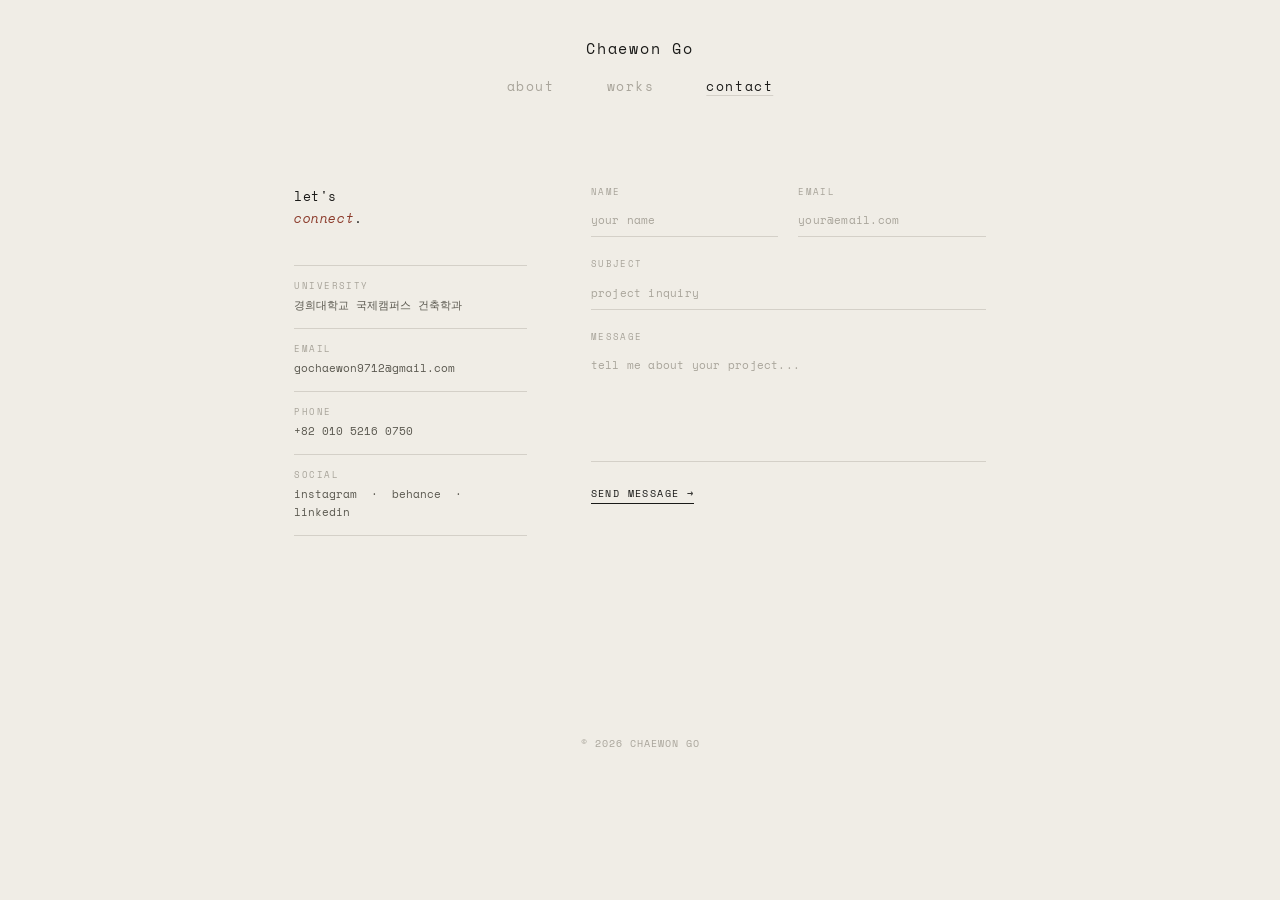
<file: contact.html>
<!DOCTYPE html>
<html lang="ko">
<head>
    <meta charset="UTF-8">
    <meta name="viewport" content="width=device-width, initial-scale=1.0">
    <title>Contact — Chaewon Go</title>
    <link href="https://fonts.googleapis.com/css2?family=Space+Mono:ital,wght@0,400;0,700;1,400&display=swap" rel="stylesheet">
    <link rel="stylesheet" href="style.css">
</head>
<body>

    <nav>
        <a href="index.html" class="nav-logo">Chaewon Go</a>
        <ul class="nav-links">
            <li><a href="about.html">about</a></li>
            <li><a href="index.html">works</a></li>
            <li><a href="contact.html" class="active">contact</a></li>
        </ul>
    </nav>

    <main>
        <div class="contact-wrap">

            <div class="contact-left">
                <h1>let's<br><em>connect</em>.</h1>

                <div class="contact-info-row">
                    <p class="contact-label">university</p>
                    <p class="contact-value">경희대학교 국제캠퍼스 건축학과</p>
                </div>
                <div class="contact-info-row">
                    <p class="contact-label">email</p>
                    <p class="contact-value">
                        <a href="mailto:gochaewon9712@gmail.com">gochaewon9712@gmail.com</a>
                    </p>
                </div>
                <div class="contact-info-row">
                    <p class="contact-label">phone</p>
                    <p class="contact-value">+82 010 5216 0750</p>
                </div>
                <div class="contact-info-row">
                    <p class="contact-label">social</p>
                    <p class="contact-value">
                        <a href="#">instagram</a> &nbsp;·&nbsp;
                        <a href="#">behance</a> &nbsp;·&nbsp;
                        <a href="#">linkedin</a>
                    </p>
                </div>
            </div>

            <form onsubmit="submitForm(event)">
                <div class="form-row-2">
                    <div class="form-field">
                        <label for="name">name</label>
                        <input type="text" id="name" placeholder="your name" required>
                    </div>
                    <div class="form-field">
                        <label for="email">email</label>
                        <input type="email" id="email" placeholder="your@email.com" required>
                    </div>
                </div>
                <div class="form-field">
                    <label for="subject">subject</label>
                    <input type="text" id="subject" placeholder="project inquiry">
                </div>
                <div class="form-field">
                    <label for="message">message</label>
                    <textarea id="message" rows="6" placeholder="tell me about your project..." required></textarea>
                </div>
                <button type="submit" class="form-submit">send message →</button>
                <p id="form-success">메시지가 전송되었습니다.</p>
            </form>

        </div>
    </main>

    <footer>© 2026 Chaewon Go</footer>

    <script>
        function submitForm(e) {
            e.preventDefault();
            const btn = e.target.querySelector('.form-submit');
            btn.textContent = 'sending...';
            btn.disabled = true;
            setTimeout(() => {
                e.target.reset();
                btn.textContent = 'send message →';
                btn.disabled = false;
                document.getElementById('form-success').style.display = 'block';
                setTimeout(() => document.getElementById('form-success').style.display = 'none', 4000);
            }, 1200);
        }
    </script>

</body>
</html>
</file>
<file: style.css>
*, *::before, *::after { box-sizing: border-box; margin: 0; padding: 0; }

:root {
    --bg: #F0EDE6;
    --ink: #1A1A18;
    --ink-mid: #5A584F;
    --ink-faint: #A8A49A;
    --rule: #D4D0C8;
    --accent: #8B3A2A;
}

html { scroll-behavior: smooth; }

body {
    background: var(--bg);
    color: var(--ink);
    font-family: 'Space Mono', monospace;
    font-size: 13px;
    line-height: 1.6;
    cursor: crosshair;
    overflow-x: hidden;
}

/* ── NAV ── */
nav {
    display: flex;
    flex-direction: column;
    align-items: center;
    padding: 36px 0 24px;
    gap: 16px;
}

.nav-logo {
    font-family: 'Space Mono', monospace;
    font-size: 15px;
    letter-spacing: 0.12em;
    text-decoration: none;
    color: var(--ink);
}

.nav-links {
    display: flex;
    gap: 52px;
    list-style: none;
}

.nav-links a {
    font-size: 13px;
    letter-spacing: 0.12em;
    text-decoration: none;
    color: var(--ink-faint);
    text-transform: lowercase;
    transition: color 0.2s;
}

.nav-links a:hover { color: var(--ink); }

.nav-links a.active {
    color: var(--ink);
    text-decoration: underline;
    text-underline-offset: 4px;
    text-decoration-color: var(--rule);
}

/* ── MAIN ── */
main { padding: 16px 0 100px; }

/* ── WORKS GRID ── */
.works-grid {
    display: grid;
    grid-template-columns: repeat(4, 1fr);
    gap: 10px;
    width: 60%;
    margin: 0 auto;
}

.work-item {
    cursor: crosshair;
    overflow: hidden;
    aspect-ratio: 1 / 1;
    position: relative;
}

.work-item img {
    width: 100%;
    height: 100%;
    object-fit: cover;
    display: block;
    transition: transform 0.5s ease;
}

.work-item:hover img { transform: scale(1.03); }

.work-overlay {
    position: absolute;
    inset: 0;
    background: rgba(240, 237, 230, 0.72);
    display: flex;
    flex-direction: column;
    align-items: center;
    justify-content: center;
    gap: 6px;
    opacity: 0;
    transition: opacity 0.3s ease;
    font-size: 10px;
    font-weight: 700;
    letter-spacing: 0.12em;
    text-transform: uppercase;
    color: var(--ink);
    text-align: center;
    padding: 12px;
}

.work-overlay em {
    font-style: normal;
    font-weight: 400;
    font-size: 9px;
    letter-spacing: 0.1em;
    color: var(--ink);
}

.work-item:hover .work-overlay { opacity: 1; }

/* ── ABOUT PAGE ── */
.about-wrap {
    width: 54%;
    margin: 48px auto 80px;
    display: grid;
    grid-template-columns: 1fr 1.7fr;
    gap: 64px;
    align-items: start;
}

.about-photo-frame {
    position: relative;
}

.about-photo-frame::after {
    content: '';
    position: absolute;
    bottom: -8px; right: -8px;
    width: 100%; height: 100%;
    border: 1px solid var(--rule);
    z-index: 0;
    pointer-events: none;
}

.about-photo {
    width: 100%;
    aspect-ratio: 3 / 4;
    object-fit: cover;
    display: block;
    filter: grayscale(100%);
    position: relative;
    z-index: 1;
    transition: filter 0.4s ease;
}

.about-photo:hover { filter: grayscale(30%); }

.about-caption {
    margin-top: 10px;
    font-size: 9px;
    letter-spacing: 0.16em;
    text-transform: uppercase;
    color: var(--ink-faint);
    position: relative;
    z-index: 1;
}

.about-text h1 {
    font-family: 'Space Mono', monospace;
    font-size: 13px;
    font-weight: 400;
    letter-spacing: 0.04em;
    line-height: 1.7;
    margin-bottom: 28px;
    color: var(--ink);
}

.about-text h1 em {
    font-style: italic;
    color: var(--accent);
}

.about-text p {
    font-size: 11px;
    color: var(--ink-mid);
    line-height: 2;
    margin-bottom: 16px;
    letter-spacing: 0.02em;
}

.about-table {
    width: 100%;
    border-collapse: collapse;
    margin: 28px 0;
    font-size: 11px;
}

.about-table tr { border-bottom: 1px solid var(--rule); }
.about-table tr:first-child { border-top: 1px solid var(--rule); }

.about-table td {
    padding: 11px 0;
    vertical-align: top;
}

.about-table td:first-child {
    color: var(--ink-faint);
    width: 42%;
    padding-right: 16px;
    font-size: 10px;
    letter-spacing: 0.08em;
    text-transform: uppercase;
}

.about-table td:last-child {
    color: var(--ink-mid);
    font-size: 11px;
}

.about-cta {
    display: inline-block;
    font-size: 10px;
    letter-spacing: 0.14em;
    text-transform: uppercase;
    color: var(--ink);
    text-decoration: none;
    border-bottom: 1px solid var(--ink);
    padding-bottom: 2px;
    transition: color 0.2s, border-color 0.2s;
}

.about-cta:hover {
    color: var(--ink-faint);
    border-color: var(--ink-faint);
}

/* ── CONTACT PAGE ── */
.contact-wrap {
    width: 54%;
    margin: 48px auto 80px;
    display: grid;
    grid-template-columns: 1fr 1.7fr;
    gap: 64px;
    align-items: start;
}

.contact-left h1 {
    font-family: 'Space Mono', monospace;
    font-size: 13px;
    font-weight: 400;
    letter-spacing: 0.04em;
    line-height: 1.7;
    margin-bottom: 36px;
}

.contact-left h1 em {
    font-style: italic;
    color: var(--accent);
}

.contact-info-row {
    padding: 13px 0;
    border-bottom: 1px solid var(--rule);
}

.contact-info-row:first-of-type { border-top: 1px solid var(--rule); }

.contact-label {
    font-size: 9px;
    color: var(--ink-faint);
    margin-bottom: 4px;
    letter-spacing: 0.16em;
    text-transform: uppercase;
}

.contact-value { color: var(--ink-mid); font-size: 11px; }
.contact-value a { color: var(--ink-mid); text-decoration: none; transition: color 0.2s; }
.contact-value a:hover { color: var(--ink); }

/* form */
.form-field {
    display: flex;
    flex-direction: column;
    gap: 5px;
    margin-bottom: 20px;
}

.form-field label {
    font-size: 9px;
    color: var(--ink-faint);
    letter-spacing: 0.16em;
    text-transform: uppercase;
}

.form-field input,
.form-field textarea {
    background: transparent;
    border: none;
    border-bottom: 1px solid var(--rule);
    padding: 8px 0;
    font-family: 'Space Mono', monospace;
    font-size: 11px;
    color: var(--ink);
    outline: none;
    resize: none;
    transition: border-color 0.2s;
    letter-spacing: 0.02em;
}

.form-field input:focus,
.form-field textarea:focus { border-color: var(--ink); }

.form-field input::placeholder,
.form-field textarea::placeholder { color: var(--ink-faint); }

.form-row-2 {
    display: grid;
    grid-template-columns: 1fr 1fr;
    gap: 20px;
}

.form-submit {
    background: none;
    border: none;
    border-bottom: 1px solid var(--ink);
    font-family: 'Space Mono', monospace;
    font-size: 10px;
    letter-spacing: 0.14em;
    text-transform: uppercase;
    color: var(--ink);
    cursor: crosshair;
    padding: 0 0 2px;
    transition: color 0.2s, border-color 0.2s;
}

.form-submit:hover { color: var(--ink-faint); border-color: var(--ink-faint); }

#form-success {
    display: none;
    font-size: 10px;
    color: var(--ink-faint);
    margin-top: 12px;
    letter-spacing: 0.08em;
    font-style: italic;
}

/* ── MODAL ── */
.modal-overlay {
    display: none;
    position: fixed;
    inset: 0;
    z-index: 200;
    background: rgba(240, 237, 230, 0.96);
    overflow-y: auto;
    padding: 60px 20px;
    backdrop-filter: blur(4px);
}

.modal-overlay.open { display: block; }

.modal-box {
    max-width: 640px;
    margin: 0 auto;
}

.modal-close {
    display: block;
    background: none;
    border: none;
    font-family: 'Space Mono', monospace;
    font-size: 10px;
    letter-spacing: 0.14em;
    text-transform: uppercase;
    color: var(--ink-faint);
    cursor: crosshair;
    padding: 0;
    margin-bottom: 32px;
    border-bottom: 1px solid var(--rule);
    padding-bottom: 2px;
    transition: color 0.2s;
}

.modal-close:hover { color: var(--ink); }

#modal-content img {
    width: 100%;
    display: block;
    margin-bottom: 20px;
    filter: grayscale(20%);
}

.modal-title {
    font-size: 12px;
    font-weight: 700;
    letter-spacing: 0.08em;
    text-transform: uppercase;
    margin-bottom: 4px;
}

.modal-sub {
    font-size: 10px;
    color: var(--ink-faint);
    margin-bottom: 16px;
    letter-spacing: 0.1em;
    text-transform: uppercase;
}

.modal-desc {
    font-size: 11px;
    color: var(--ink-mid);
    line-height: 2;
    letter-spacing: 0.02em;
}

/* ── FOOTER ── */
footer {
    text-align: center;
    padding: 20px 0 36px;
    font-size: 10px;
    color: var(--ink-faint);
    letter-spacing: 0.1em;
    text-transform: uppercase;
}

/* ── RESPONSIVE ── */
@media (max-width: 1100px) {
    .works-grid { width: 78%; }
}

@media (max-width: 768px) {
    .works-grid { width: 92%; grid-template-columns: repeat(2, 1fr); }
    .about-wrap, .contact-wrap { width: 88%; grid-template-columns: 1fr; gap: 36px; }
    .form-row-2 { grid-template-columns: 1fr; }
}
</file>
